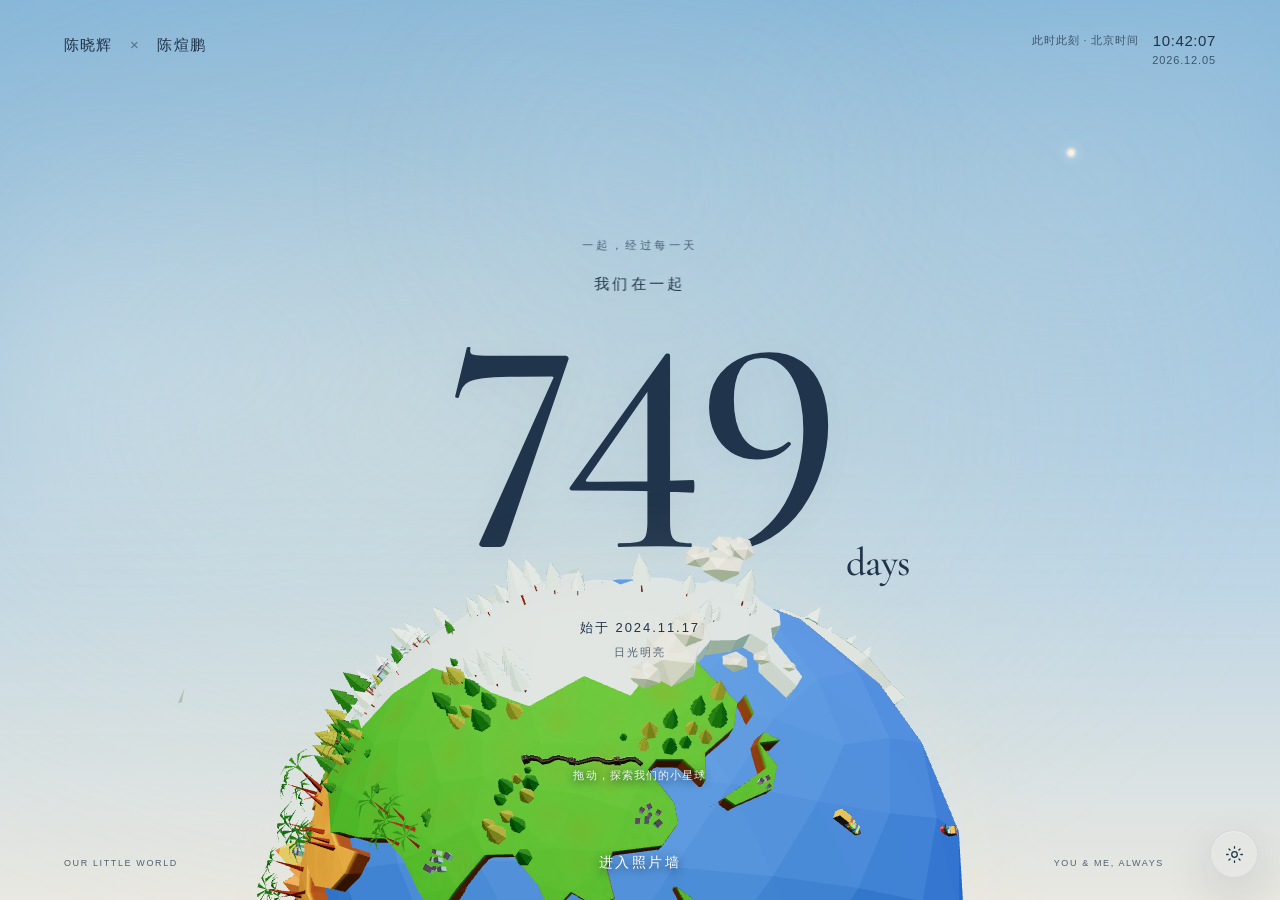
<file: index.html>
<!doctype html>
<html lang="zh-CN">
<head>
  <meta charset="UTF-8">
  <meta name="viewport" content="width=device-width, initial-scale=1, viewport-fit=cover">
  <meta name="theme-color" content="#111c34">
  <meta name="description" content="陈晓辉和陈煊鹏，从 2024.11.17 开始，一起经过每一天。">
  <title>我们的每一天 · Together</title>
  <link rel="icon" href="data:image/svg+xml,%3Csvg xmlns='http://www.w3.org/2000/svg' viewBox='0 0 64 64'%3E%3Ccircle cx='32' cy='32' r='27' fill='%237ebde1'/%3E%3Cpath d='M21 16l15 3 4 10-12 9-3 14-8-18z' fill='%23d7e2cf'/%3E%3C/svg%3E">
  <link rel="stylesheet" href="styles.css">
  <link rel="preload" href="assets/fonts/cormorant-garamond-500.ttf" as="font" type="font/ttf" crossorigin>
  <link rel="stylesheet" href="scene.css">
  <link rel="stylesheet" href="art-theme.css">
  <link rel="stylesheet" href="light-controls.css">
</head>
<body>
  <div class="sky" aria-hidden="true"><div class="sky-light"></div><div class="sky-haze"></div><div class="day-clouds"></div><div class="nebula"></div><div class="stars" id="starField"></div><svg class="orbit-track" aria-hidden="true"><path id="orbitPath"/></svg><div class="distant-planet" id="distantPlanet"></div><div class="meteor" id="meteor"></div><div class="cursor-glow"></div></div>
  <main>
    <section id="home" class="hero" aria-labelledby="hero-title">
      <header class="hero-header">
        <p class="names">陈晓辉 <span aria-hidden="true">×</span> 陈煊鹏</p>
        <div class="clock"><span>此时此刻 · 北京时间</span><time id="localTime">—</time><span id="todayDate"></span></div>
      </header>
      <div class="hero-copy">
        <p class="eyebrow">一起，经过每一天</p>
        <h1 id="hero-title"><span class="counter-label">我们在一起</span><span id="dayCount">—</span><span class="sr-only" lang="en">days</span></h1>
      </div>
      <span class="unit hero-unit" lang="en" aria-hidden="true">days</span>
      <div class="earth-stage"><div class="earth-halo" aria-hidden="true"></div><div class="earth-fallback" aria-hidden="true"></div><canvas id="earthCanvas" tabindex="0" role="img" aria-label="可旋转的卡通小星球。拖动或使用方向键旋转，按 Home 恢复初始视角" aria-describedby="earthHint"></canvas></div>
      <div class="hero-date"><span class="date-line">始于 2024.11.17</span><span id="periodLabel">此刻的我们</span></div>
      <div class="earth-tools"><p id="earthHint">拖动，探索我们的小星球</p><button class="glass-button earth-reset" id="resetEarth" type="button" hidden>回到初始视角</button></div>
      <div class="hero-bottom"><span class="quiet-note">OUR LITTLE WORLD</span><a class="enter-button" id="enterGallery" href="#memories">进入照片墙</a><span class="quiet-note">YOU & ME, ALWAYS</span></div>
    </section>
    <section id="memories" class="memories" aria-labelledby="memories-title" hidden>
      <nav class="gallery-nav"><a class="glass-button back-button" href="#home" id="backHome"><svg viewBox="0 0 24 24" aria-hidden="true"><path d="m14 6-6 6 6 6"/></svg><span>回到主页面</span></a><span class="gallery-signature">陈晓辉 × 陈煊鹏</span></nav>
      <header class="gallery-heading"><p class="eyebrow">OUR MOMENTS</p><h2 id="memories-title" tabindex="-1">我们的片刻<span class="heading-dot">.</span></h2><div class="gallery-subtitle"><p>把一起走过的时光，慢慢收藏。</p><span id="photoCount">— 张回忆</span></div></header>
      <div class="photo-grid" id="photoGrid" aria-label="我们的照片墙"></div>
      <p class="gallery-empty" id="galleryEmpty" hidden>新的回忆，正在路上。</p>
      <footer class="gallery-ending">
        <p class="closing-message" lang="zh-CN">陈晓辉是猪</p>
        <div class="closing-translations">
          <div class="translation-row"><span lang="en">Chen Xiaohui is a pig.</span><span lang="ja">陳暁輝は豚です。</span><span lang="ko">천샤오후이는 돼지입니다.</span></div>
          <div class="translation-row"><span lang="de">Chen Xiaohui ist ein Schwein.</span><span lang="fr">Chen Xiaohui est un cochon.</span></div>
        </div>
        <div class="closing-colophon"><span>2024.11.17 — Forever</span><a href="model-source.html" target="_blank" rel="noopener">模型来源</a></div>
      </footer>
    </section>
  </main>
  <aside class="color-control is-minimized" aria-label="更改光照方式">
    <div class="color-control-head">
      <span class="color-control-title"><svg viewBox="0 0 24 24" aria-hidden="true"><circle cx="12" cy="12" r="3.5"/><path d="M12 2v2M12 20v2M5 5l1.4 1.4M17.6 17.6 19 19M2 12h2M20 12h2M5 19l1.4-1.4M17.6 6.4 19 5"/></svg><span>更改光照方式</span></span>
      <button id="colorControlToggle" type="button" aria-label="展开光照设置" aria-expanded="false" aria-controls="lightControls"><svg viewBox="0 0 24 24" aria-hidden="true"><path d="m8 14 4-4 4 4"/></svg></button>
    </div>
    <div class="color-control-body" id="lightControls" inert>
      <div id="colorTime" class="light-dial" role="slider" tabindex="0" aria-label="光照时段，点击或拖动圆环，使用方向键调节" aria-valuemin="0" aria-valuemax="1439" aria-valuenow="0" aria-valuetext="凌晨">
        <svg class="dial-ticks" viewBox="0 0 216 216" aria-hidden="true"><g id="dialTicks"></g></svg>
        <div class="dial-hand" aria-hidden="true"><span class="dial-knob"></span></div>
        <span class="dial-center"><span class="dial-symbol" aria-hidden="true"><svg viewBox="0 0 24 24"><circle cx="12" cy="12" r="3.5"/><path d="M12 2v2M12 20v2M5 5l1.4 1.4M17.6 17.6 19 19M2 12h2M20 12h2M5 19l1.4-1.4M17.6 6.4 19 5"/></svg></span><span id="colorTimeLabel">下午</span></span>
      </div>
      <button class="glass-button reset-button" id="resetColorTime" type="button">对齐至现在</button>
    </div>
  </aside>
  <dialog class="lightbox" id="lightbox" aria-label="照片预览"><button class="glass-button close-button" type="button" aria-label="关闭照片预览"><svg viewBox="0 0 24 24" aria-hidden="true"><path d="m7 7 10 10M17 7 7 17"/></svg></button><button class="glass-button nav-button prev" type="button" aria-label="上一张照片"><svg viewBox="0 0 24 24" aria-hidden="true"><path d="m15 18-6-6 6-6"/></svg></button><figure><img id="lightboxImage" alt="放大的回忆照片"><figcaption id="imagePosition"></figcaption></figure><button class="glass-button nav-button next" type="button" aria-label="下一张照片"><svg viewBox="0 0 24 24" aria-hidden="true"><path d="m9 18 6-6-6-6"/></svg></button></dialog>
  <script src="photos.js"></script><script src="sky.js?v=light-ring-1"></script><script src="script.js?v=light-ring-1"></script><script type="module" src="earth.js?v=centered-hero-1"></script>
</body>
</html>
</file>
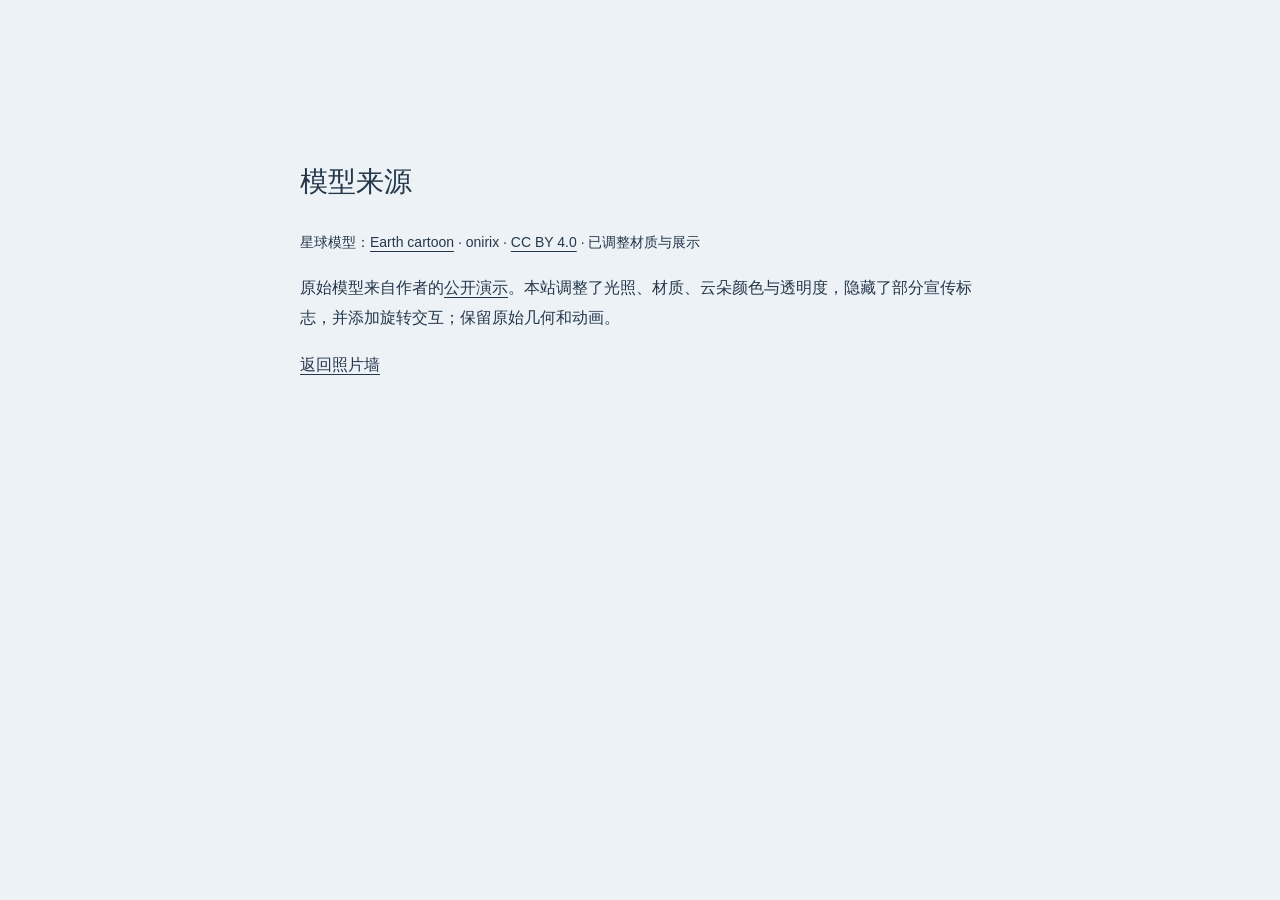
<file: model-source.html>
<!doctype html>
<html lang="zh-CN"><head><meta charset="utf-8"><meta name="viewport" content="width=device-width,initial-scale=1"><title>模型来源 · 我们的每一天</title><style>body{margin:0;background:#edf2f6;color:#24374b;font-family:-apple-system,BlinkMacSystemFont,"Segoe UI",sans-serif;line-height:1.9}main{max-width:680px;margin:12vh auto;padding:28px}h1{font-size:28px;font-weight:500}a{color:inherit;text-underline-offset:4px}small{font-size:14px}</style></head><body><main><h1>模型来源</h1><p><small class="model-credit">星球模型：<a href="https://sketchfab.com/3d-models/earth-cartoon-8980e2238c534516bc2345703cd8eae4" target="_blank" rel="noopener">Earth cartoon</a> · onirix · <a href="https://creativecommons.org/licenses/by/4.0/" target="_blank" rel="noopener">CC BY 4.0</a> · 已调整材质与展示</small></p><p>原始模型来自作者的<a href="https://www.onirix.com/experience/animated-planet-earth/">公开演示</a>。本站调整了光照、材质、云朵颜色与透明度，隐藏了部分宣传标志，并添加旋转交互；保留原始几何和动画。</p><p><a href="index.html#memories">返回照片墙</a></p></main></body></html>
</file>
<file: styles.css>
:root{--sky-top:#111c34;--sky-mid:#273956;--sky-bottom:#74738a;--sun-color:#cddfff;--ink:#f6f8fc;--muted:rgba(246,248,252,.72);--stars-opacity:.5;--glass:rgba(255,255,255,.1);--ease:cubic-bezier(.22,1,.36,1)}
*{box-sizing:border-box}html{scroll-behavior:smooth}body{margin:0;min-width:320px;background:var(--sky-top);color:var(--ink);font-family:-apple-system,BlinkMacSystemFont,"SF Pro Display","PingFang SC","Helvetica Neue",sans-serif;overflow-x:hidden}button,input,a{-webkit-tap-highlight-color:transparent}button,input{font:inherit}button,a{color:inherit}button,a,input{touch-action:manipulation}button{cursor:pointer}a{text-decoration:none}p,h1,h2,figure{margin:0}svg{width:22px;height:22px;fill:none;stroke:currentColor;stroke-width:1.6;stroke-linecap:round;stroke-linejoin:round}[hidden]{display:none!important}.sr-only{position:absolute;width:1px;height:1px;overflow:hidden;clip-path:inset(50%)}:focus-visible{outline:2px solid var(--ink);outline-offset:6px}
.sky{position:fixed;inset:0;z-index:-1;background:linear-gradient(180deg,var(--sky-top),var(--sky-mid) 65%,var(--sky-bottom));overflow:hidden;transition:background 1s}.sky-light{position:absolute;inset:-35%;background:radial-gradient(ellipse at var(--sun-x,25%) 48%,color-mix(in srgb,var(--sun-color) 27%,transparent),transparent 45%);filter:blur(65px);transition:background 1.2s}.sky-haze{position:absolute;bottom:-30%;left:-20%;width:140%;height:65%;background:var(--sun-color);opacity:.06;filter:blur(100px)}.stars{position:absolute;inset:0;opacity:var(--stars-opacity);background-image:radial-gradient(1px 1px at 14% 23%,#fff 70%,transparent),radial-gradient(1px 1px at 33% 15%,#fff 70%,transparent),radial-gradient(1px 1px at 78% 31%,#fff 70%,transparent),radial-gradient(1px 1px at 88% 12%,#fff 70%,transparent),radial-gradient(1px 1px at 7% 52%,#fff 70%,transparent),radial-gradient(1px 1px at 62% 9%,#fff 70%,transparent);transition:opacity 1s}.cursor-glow{position:absolute;inset:0;background:radial-gradient(420px circle at var(--pointer-x,50%) var(--pointer-y,20%),rgba(230,244,255,.08),transparent 75%);filter:blur(35px)}
.hero{height:100svh;min-height:650px;position:relative;overflow:hidden;isolation:isolate}.hero-header{position:absolute;top:max(32px,env(safe-area-inset-top));left:5vw;right:5vw;display:flex;align-items:flex-start;justify-content:space-between;z-index:5}.names{font-size:15px;letter-spacing:.08em;font-weight:500;line-height:26px}.names span{margin:0 12px;opacity:.55}.clock{display:grid;grid-template-columns:auto auto;align-items:center;gap:5px 14px;font-size:11px;letter-spacing:.08em;color:var(--muted)}.clock time{font-size:15px;letter-spacing:.04em;color:var(--ink);font-variant-numeric:tabular-nums}.clock #todayDate{grid-column:1/-1;text-align:right;font-size:11px}
.hero-copy{position:absolute;top:23%;left:0;right:0;z-index:1;text-align:center;transform:translate3d(var(--text-x,0px),var(--text-y,0px),0);transition:transform 1.2s var(--ease)}.eyebrow{font-size:11px;font-weight:500;letter-spacing:.25em;color:var(--muted)}.hero-copy .eyebrow{margin-bottom:20px}.counter-label{display:block;font-size:17px;font-weight:400;letter-spacing:.25em;margin-bottom:13px}h1{font-weight:500;line-height:.94;letter-spacing:-.07em}#dayCount{font-size:clamp(150px,min(25vw,30vh),330px);font-variant-numeric:tabular-nums;font-weight:550;display:inline-block;letter-spacing:-.07em;text-shadow:0 5px 35px rgba(0,0,0,.035)}.unit{font-size:20px;font-weight:400;letter-spacing:0;display:inline-block;margin-left:16px;vertical-align:20px}
.earth-stage{position:absolute;top:52%;left:50%;width:min(88vw,102vh,1250px);aspect-ratio:1;transform:translateX(-50%) translate3d(var(--earth-x,0px),var(--earth-y,0px),0);z-index:2;pointer-events:none;transition:transform 1.5s var(--ease)}#earthCanvas{display:block;width:100%;height:100%;position:relative}.earth-halo{position:absolute;inset:3%;border-radius:50%;box-shadow:0 -12px 70px 5px rgba(117,190,255,.2);opacity:.5}.earth-fallback{position:absolute;inset:4%;border-radius:50%;background:radial-gradient(circle at 28% 20%,transparent 10%,rgba(0,10,28,.7) 82%),url('assets/earth/day.jpg') 58% 30%/cover;box-shadow:inset -30px -25px 70px #061326,inset 3px 5px 12px #b6e7ff}.earth-stage.is-ready .earth-fallback{display:none}.hero-date{position:absolute;top:67%;left:0;right:0;z-index:3;text-align:center;display:grid;gap:10px;color:#f2f7ff;text-shadow:0 2px 12px rgba(0,10,24,.8)}.date-line{font-size:13px;letter-spacing:.15em}#periodLabel{font-size:11px;letter-spacing:.2em;color:rgba(240,247,255,.75)}.hero-bottom{position:absolute;z-index:4;bottom:max(32px,env(safe-area-inset-bottom));left:5vw;right:5vw;display:flex;align-items:center;justify-content:space-between;color:#fff}.quiet-note{font-size:9px;letter-spacing:.18em;color:rgba(255,255,255,.55);width:180px}.quiet-note:last-child{text-align:right;padding-right:52px}
.glass-button{display:inline-flex;align-items:center;justify-content:center;gap:12px;min-height:46px;padding:0 22px;border:1px solid rgba(255,255,255,.42);border-radius:999px;background:linear-gradient(135deg,rgba(255,255,255,.23),rgba(255,255,255,.065));box-shadow:inset 0 1px 0 rgba(255,255,255,.55),inset 0 -1px 0 rgba(255,255,255,.09),0 8px 25px rgba(6,18,32,.1);backdrop-filter:blur(24px) saturate(155%);-webkit-backdrop-filter:blur(24px) saturate(155%);transition:transform .3s var(--ease),background .3s,box-shadow .3s;font-size:13px;font-weight:450}.glass-button:hover{background:linear-gradient(135deg,rgba(255,255,255,.35),rgba(255,255,255,.14));transform:translateY(-2px);box-shadow:inset 0 1px 0 rgba(255,255,255,.7),0 12px 28px rgba(6,18,32,.15)}.glass-button:active{transform:scale(.97)}.enter-button{position:absolute;left:50%;transform:translateX(-50%);height:52px;min-width:168px;color:white}.enter-button:hover{transform:translate(-50%,-3px)}.enter-button svg{width:18px;animation:nudge 3s ease-in-out infinite}
.hero.is-leaving .hero-copy{opacity:0;transform:translateY(-35px);transition:opacity .5s,transform .7s var(--ease)}.hero.is-leaving .earth-stage{transform:translateX(-50%) translateY(90px) scale(1.1);transition:transform .8s var(--ease)}.hero.is-leaving .hero-date,.hero.is-leaving .hero-bottom{opacity:0;transition:opacity .35s}.hero.is-returning{animation:fade-in .7s var(--ease)}
.memories{min-height:100svh;padding:0 max(24px,6vw);background:linear-gradient(180deg,color-mix(in srgb,var(--sky-top) 90%,#142436),color-mix(in srgb,var(--sky-mid) 60%,#142436));color:#f3f6fa;animation:gallery-in .65s var(--ease)}.gallery-nav{display:flex;align-items:center;justify-content:space-between;max-width:1280px;margin:auto;padding:28px 0 42px}.back-button{padding:0 17px;font-size:12px}.back-button svg{width:16px}.gallery-signature{font-size:12px;letter-spacing:.08em;color:rgba(255,255,255,.6)}.gallery-heading{max-width:1280px;margin:30px auto 48px}.gallery-heading .eyebrow{color:rgba(255,255,255,.6);margin-bottom:20px}.gallery-heading h2{font-size:clamp(36px,5vw,64px);letter-spacing:-.045em;font-weight:500;outline-offset:10px}.heading-dot{color:#b3cbdc}.gallery-subtitle{display:flex;align-items:center;justify-content:space-between;margin-top:22px;font-size:13px;color:rgba(255,255,255,.67);line-height:1.6}.gallery-subtitle span{font-size:11px;letter-spacing:.08em}
.photo-grid{max-width:1280px;margin:auto;position:relative;--columns:3;--gap:24px}.photo-card{position:absolute;top:0;left:0;border:0;padding:0;border-radius:18px;overflow:hidden;background:rgba(255,255,255,.065);box-shadow:0 8px 24px rgba(0,10,20,.12);cursor:zoom-in;opacity:0;transition:opacity .6s,box-shadow .3s;transform:translate3d(var(--card-x,0px),var(--card-y,0px),0)}.photo-card.is-visible{opacity:1}.photo-card img{width:100%;height:auto;display:block;transition:filter .3s}.photo-card:hover{box-shadow:0 18px 36px rgba(0,10,20,.25)}.photo-card:hover img{filter:brightness(1.06)}.photo-card:focus-visible{outline-color:white;outline-offset:4px}.photo-card.is-error::after{content:'照片暂时无法加载';position:absolute;inset:0;display:grid;place-items:center;color:rgba(255,255,255,.7);font-size:13px}.gallery-empty{text-align:center;padding:60px 0}footer{display:flex;align-items:center;justify-content:space-between;max-width:1280px;margin:80px auto 0;border-top:1px solid rgba(255,255,255,.13);padding:30px 0 90px;font-size:11px;letter-spacing:.06em;color:rgba(255,255,255,.55)}
.color-control{position:fixed;z-index:10;right:max(22px,env(safe-area-inset-right));bottom:max(22px,env(safe-area-inset-bottom));width:270px;padding:16px;border:1px solid rgba(255,255,255,.4);border-radius:24px;color:#fff;background:linear-gradient(145deg,rgba(100,127,153,.35),rgba(35,58,84,.32));box-shadow:inset 0 1px 0 rgba(255,255,255,.48),0 15px 44px rgba(3,15,29,.17);backdrop-filter:blur(28px) saturate(150%);-webkit-backdrop-filter:blur(28px) saturate(150%);transition:width .4s var(--ease),border-radius .4s,padding .4s}.color-control-head{display:flex;align-items:center;justify-content:space-between;gap:8px}.color-control-title{display:flex;align-items:center;gap:7px;font-size:12px}.color-control-title svg{width:19px;height:19px}#colorTimeLabel{font-size:12px;font-variant-numeric:tabular-nums}#colorControlToggle{width:44px;height:44px;border:0;background:transparent;color:inherit;display:grid;place-items:center;margin:-10px -9px -10px 0;border-radius:50%}.color-control-body{padding-top:16px}#colorTime{width:100%;height:28px;margin:0;appearance:none;-webkit-appearance:none;background:transparent;cursor:pointer}#colorTime::-webkit-slider-runnable-track{height:5px;border-radius:9px;background:linear-gradient(90deg,#26355e,#eead9e,#94d9eb,#f5c17a,#283359)}#colorTime::-moz-range-track{height:5px;border-radius:9px;background:linear-gradient(90deg,#26355e,#eead9e,#94d9eb,#f5c17a,#283359)}#colorTime::-webkit-slider-thumb{appearance:none;-webkit-appearance:none;width:18px;height:18px;background:#f8fbff;border-radius:50%;margin-top:-6.5px;box-shadow:0 2px 9px #1a314766}#colorTime::-moz-range-thumb{width:18px;height:18px;border:0;background:#f8fbff;border-radius:50%}.reset-button{min-height:44px;width:100%;margin-top:8px;font-size:12px}.control-hint{font-size:10px;opacity:.7;text-align:center;margin-top:12px;line-height:1.5}.color-control.is-minimized{width:48px;height:48px;padding:0;border-radius:50%}.is-minimized .color-control-head{height:100%;justify-content:center}.is-minimized .color-control-title span,.is-minimized #colorTimeLabel,.is-minimized .color-control-body{display:none}.is-minimized #colorControlToggle{position:absolute;inset:0;width:100%;height:100%;margin:0}.is-minimized #colorControlToggle svg{display:none}
.lightbox{position:fixed;inset:0;width:100%;height:100%;max-width:none;max-height:none;margin:0;padding:0;border:0;background:rgba(5,13,23,.83);color:white;backdrop-filter:blur(28px);-webkit-backdrop-filter:blur(28px)}.lightbox[open]{display:grid;grid-template-columns:80px minmax(0,1fr) 80px;align-items:center;animation:fade-in .25s}.lightbox::backdrop{background:rgba(0,0,0,.35)}.lightbox figure{display:grid;place-items:center;gap:16px}.lightbox figure img{max-width:100%;max-height:82svh;border-radius:14px;object-fit:contain}.lightbox figcaption{font-size:12px;letter-spacing:.12em;color:rgba(255,255,255,.7)}.close-button,.nav-button{width:48px;height:48px;padding:0;justify-self:center}.close-button{position:absolute;right:24px;top:max(24px,env(safe-area-inset-top));z-index:3}body:has(.lightbox[open]){overflow:hidden}
@keyframes nudge{50%{transform:translateY(3px)}}@keyframes fade-in{from{opacity:0}to{opacity:1}}@keyframes gallery-in{from{opacity:0;transform:translateY(20px)}to{opacity:1;transform:translateY(0)}}
.earth-stage{top:51%}
.photo-card{transition:opacity .6s,box-shadow .3s,transform .3s var(--ease)}
.photo-card:hover{transform:translate3d(var(--card-x,0px),calc(var(--card-y,0px) - 3px),0)}
.memories{background:linear-gradient(180deg,color-mix(in srgb,var(--sky-top) 25%,#142436),color-mix(in srgb,var(--sky-mid) 20%,#142436))}
@media(min-width:1700px){.photo-grid{--columns:4;--gap:24px}}
@media(max-width:1000px){.photo-grid{--columns:2;--gap:20px}.earth-stage{width:min(105vw,104vh)}.quiet-note{width:140px;font-size:8px}}
@media(max-width:600px){.hero{min-height:620px}.hero-header{top:max(28px,env(safe-area-inset-top));left:24px;right:24px;flex-direction:column;align-items:center;gap:14px}.names{font-size:14px}.clock{display:flex;flex-wrap:wrap;justify-content:center;font-size:10px;gap:6px 10px}.clock time{font-size:12px}.clock #todayDate{width:100%;text-align:center;font-size:10px}.hero-copy{top:28%}.hero-copy .eyebrow{font-size:10px;margin-bottom:18px}.counter-label{font-size:14px;margin-bottom:15px}#dayCount{font-size:clamp(128px,34vw,205px)}.unit{font-size:16px;margin-left:10px;vertical-align:10px}.earth-stage{top:55%;width:132vw;max-width:none}.hero-date{top:68%;gap:9px}.date-line{font-size:12px}#periodLabel{font-size:10px}.hero-bottom{bottom:max(35px,env(safe-area-inset-bottom))}.quiet-note{display:none}.enter-button{height:48px;min-width:156px}.memories{padding:0 22px}.gallery-nav{padding:24px 0 25px}.gallery-signature{font-size:10px}.gallery-heading{margin:25px auto 32px}.gallery-heading .eyebrow{font-size:10px;margin-bottom:16px}.gallery-subtitle{margin-top:16px;align-items:flex-start;gap:15px;font-size:12px}.gallery-subtitle span{white-space:nowrap;font-size:10px;padding-top:2px}.photo-grid{--columns:1;--gap:16px}.photo-card{border-radius:16px}footer{margin-top:50px;flex-direction:column;align-items:flex-start;gap:12px;font-size:10px}.color-control{right:14px;bottom:max(14px,env(safe-area-inset-bottom));width:250px}.color-control.is-minimized{width:46px;height:46px}.lightbox[open]{grid-template-columns:1fr;padding:0 12px}.lightbox figure img{max-height:76svh}.nav-button{position:absolute;bottom:max(28px,env(safe-area-inset-bottom))}.nav-button.prev{left:24px}.nav-button.next{right:24px}.close-button{right:18px;top:max(20px,env(safe-area-inset-top))}}
@media(prefers-reduced-motion:reduce){*,*::before,*::after{animation:none!important;transition:none!important;scroll-behavior:auto!important}.hero-copy,.earth-stage{transition:none!important}}
@media(prefers-reduced-transparency:reduce){.glass-button,.color-control{background:#304c68;backdrop-filter:none;-webkit-backdrop-filter:none}.lightbox{background:#08121d;backdrop-filter:none}}
</file>
<file: scene.css>
@font-face{font-family:'Together Serif';src:url('assets/fonts/cormorant-garamond-500.ttf') format('truetype');font-weight:500;font-style:normal;font-display:swap}
:root{--night-strength:0;--deep-night:0;--cloud-strength:1}
.hero{overflow:clip}
#dayCount{font-family:'Together Serif',Didot,'Bodoni 72',Georgia,serif;font-weight:500;letter-spacing:-.045em;font-size:clamp(170px,min(30vw,34vh),370px);line-height:.87;font-variant-numeric:lining-nums proportional-nums}
.counter-label{letter-spacing:.22em}.hero-copy .eyebrow{letter-spacing:.32em}
.enter-button{display:flex;align-items:center;justify-content:center;min-height:48px;min-width:154px;padding:0 22px;background:none;border:0;border-radius:0;box-shadow:none;backdrop-filter:none;-webkit-backdrop-filter:none;font-size:14px;letter-spacing:.18em;font-weight:400;color:rgba(255,255,255,.85);text-shadow:0 1px 12px rgba(0,12,30,.55);transition:color .3s,transform .3s}
.enter-button::after{content:'';position:absolute;bottom:5px;left:50%;width:28px;height:1px;background:currentColor;opacity:0;transform:translateX(-50%) scaleX(.5);transition:opacity .3s,transform .3s}
.enter-button:hover{background:none;box-shadow:none;color:#fff;transform:translateX(-50%)}.enter-button:hover::after{opacity:.75;transform:translateX(-50%) scaleX(1)}.enter-button:active{transform:translateX(-50%) scale(.97)}
.earth-stage{pointer-events:auto;transition:transform 1s var(--ease)}#earthCanvas{cursor:grab;touch-action:pan-y;outline-offset:-12px;border-radius:50%;user-select:none;-webkit-user-select:none}.earth-stage.is-dragging #earthCanvas{cursor:grabbing}.earth-stage.is-dragging{transition:none}
.earth-halo,.earth-fallback{pointer-events:none}.hero-date{pointer-events:none}.hero-bottom{pointer-events:none}.hero-bottom .enter-button{pointer-events:auto}.earth-tools{position:absolute;z-index:5;left:50%;bottom:max(103px,calc(env(safe-area-inset-bottom) + 84px));transform:translateX(-50%);text-align:center;min-height:44px;display:grid;place-items:center}.earth-tools p{font-size:11px;letter-spacing:.1em;color:rgba(240,246,255,.73);text-shadow:0 1px 8px #0b1c35;transition:opacity .6s}.earth-tools p.is-dismissed{position:absolute;opacity:0;pointer-events:none}.earth-reset{min-height:44px;padding:0 18px;font-size:11px;color:#fff;white-space:nowrap}
.stars{background:none;opacity:var(--night-strength);transition:opacity 2s;transform:translate3d(var(--stars-x,0px),var(--stars-y,0px),0)}.star{position:absolute;border-radius:50%;background:#e5edff;opacity:var(--star-opacity);box-shadow:0 0 3px rgba(212,228,255,.23)}.star.deep-star{opacity:calc(var(--star-opacity)*var(--deep-night));transition:opacity 2s}.star.twinkle{animation:star-twinkle 9s ease-in-out infinite}.star.deep-star.twinkle{animation:none}.nebula{position:absolute;inset:-8%;background:radial-gradient(ellipse at 14% 30%,rgba(113,77,175,.2),transparent 34%),radial-gradient(ellipse at 82% 40%,rgba(75,140,177,.15),transparent 35%);filter:blur(35px);opacity:calc(var(--night-strength)*(.25 + var(--deep-night)*.75));transform:rotate(-14deg);animation:nebula-drift 45s ease-in-out infinite alternate;transition:opacity 3s}.day-clouds{position:absolute;inset:0;opacity:calc(var(--cloud-strength)*.22);background:radial-gradient(ellipse at 9% 40%,rgba(255,255,255,.7),transparent 32%),radial-gradient(ellipse at 85% 19%,rgba(255,248,230,.55),transparent 27%);filter:blur(40px);animation:cloud-drift 50s ease-in-out infinite alternate;transition:opacity 3s}
.distant-planet{position:absolute;left:83%;top:24%;width:clamp(22px,3.1vw,42px);aspect-ratio:1;border-radius:50%;background:radial-gradient(circle at 30% 30%,#dfc9b1,#9b8e92 45%,#3a3d59 77%,#1d263c);box-shadow:0 0 16px rgba(218,207,201,.08);opacity:0;transform:translateY(12px);transition:opacity 6s,transform 35s linear}.distant-planet::after{content:'';position:absolute;left:-27%;top:38%;width:154%;height:24%;border:2px solid rgba(219,204,192,.23);border-radius:50%;transform:rotate(-30deg)}.distant-planet.is-visible{opacity:calc(var(--night-strength)*.65);transform:translateY(-12px)}.meteor{position:absolute;left:20%;top:18%;width:95px;height:1px;opacity:0;background:linear-gradient(90deg,transparent,rgba(230,240,255,.55),#fff);transform:rotate(32deg);transform-origin:right center;pointer-events:none}.meteor::after{content:'';position:absolute;right:0;top:-1px;width:3px;height:3px;border-radius:50%;background:white;box-shadow:0 0 8px #e9f4ff}.meteor.is-visible{animation:meteor-pass 1.2s ease-in forwards}
.memories.is-transition-layer{position:fixed;inset:0;z-index:6;overflow:hidden;pointer-events:none;animation:none;will-change:opacity;min-height:100svh}.color-control{transition:width .4s var(--ease),border-radius .4s,padding .4s,opacity .5s}.sky.is-gallery{opacity:.25;transition:opacity .8s}.sky{transition:opacity .8s}.hero-date .date-line,.hero-date #periodLabel{display:block}.hero .hero-header,.hero .hero-copy,.hero .hero-date,.hero .earth-stage{will-change:transform,opacity}
@keyframes star-twinkle{0%,100%{opacity:calc(var(--star-opacity)*.6)}50%{opacity:var(--star-opacity)}}@keyframes nebula-drift{to{transform:translate(2%,1%) rotate(-10deg)}}@keyframes cloud-drift{to{transform:translate3d(4%,2%,0)}}@keyframes meteor-pass{0%{opacity:0;transform:translate(0,0) rotate(32deg)}15%{opacity:.65}65%{opacity:.55}100%{opacity:0;transform:translate(280px,175px) rotate(32deg)}}
@media(max-width:600px){#dayCount{font-size:clamp(145px,41vw,225px)}.earth-tools{bottom:max(100px,calc(env(safe-area-inset-bottom) + 80px))}.earth-tools p{font-size:10px}.enter-button{font-size:13px}.nebula{filter:blur(25px)}}
.sky.is-gallery .star,.sky.is-gallery .nebula,.sky.is-gallery .day-clouds{animation-play-state:paused}
@media(prefers-reduced-motion:reduce){.star,.nebula,.day-clouds,.meteor{animation:none!important}.meteor{display:none}.distant-planet{transition:none}.hero .hero-header,.hero .hero-copy,.hero .hero-date,.hero .earth-stage{will-change:auto}}
</file>
<file: art-theme.css>
/* Shared daylight palette, matte globe, and continuous orbital motion. */
@property --sky-top{syntax:'<color>';inherits:true;initial-value:#111c34}
@property --sky-mid{syntax:'<color>';inherits:true;initial-value:#273956}
@property --sky-bottom{syntax:'<color>';inherits:true;initial-value:#74738a}
:root{transition:--sky-top 1.2s,--sky-mid 1.2s,--sky-bottom 1.2s}
.sky{z-index:0;pointer-events:none}
main{position:relative;z-index:1}
.unit{font-family:'Together Serif',Didot,'Bodoni 72',Georgia,serif;font-weight:500;font-size:clamp(28px,5vw,58px);letter-spacing:-.03em;margin-left:18px;vertical-align:10px;line-height:1}
#hero-title{white-space:nowrap}
.earth-fallback{background:radial-gradient(circle at 28% 20%,transparent 10%,rgba(25,45,70,.42) 82%),url('assets/earth/art-fallback.webp') 58% 30%/cover;box-shadow:inset -25px -30px 70px rgba(19,44,70,.6),inset 3px 5px 12px #b6d8df}
.earth-halo{box-shadow:0 -10px 65px 4px rgba(155,198,225,.15)}
.hero-date{color:var(--ink);text-shadow:0 1px 10px rgba(170,194,204,.12)}
#periodLabel,.earth-tools p,.quiet-note{color:var(--muted);text-shadow:none}
.enter-button,.earth-reset{color:var(--ink);text-shadow:none}
.enter-button:hover{color:var(--ink)}
.hero-date,#periodLabel,.earth-tools p,.enter-button{text-shadow:0 1px 6px rgba(14,32,50,.25)}
.distant-planet,.distant-planet.is-visible{position:absolute;left:0;top:0;width:clamp(12px,1.6vw,22px);aspect-ratio:1;opacity:1;border-radius:50%;background:radial-gradient(circle,#fffdf6 0%,#fff4cf 22%,#dce9ff 45%,rgba(215,228,255,.3) 67%,transparent 75%);box-shadow:0 0 18px 4px rgba(227,238,255,.35),0 0 55px 9px rgba(202,222,255,.17);transition:none;will-change:transform}
.distant-planet::after{display:none}
.distant-planet{width:clamp(20px,2.8vw,32px)}
.sky.is-gallery{opacity:1}
.sky.is-gallery .nebula,.sky.is-gallery .distant-planet{display:none}
.sky.is-gallery .stars{opacity:calc(var(--night-strength)*.68)}
.sky.is-gallery .star:nth-child(3n){visibility:hidden}
.sky.is-gallery .star,.sky.is-gallery .day-clouds{animation-play-state:running}
.sky.is-gallery .day-clouds{opacity:calc(var(--cloud-strength)*.36)}
.sky-light{animation:light-drift 32s ease-in-out infinite alternate}
.sky.is-gallery .sky-light{opacity:.8}
.sky.is-paused *{animation-play-state:paused!important}
.memories{background:transparent;color:var(--ink);isolation:isolate}
.memories::before{content:'';position:fixed;inset:0;z-index:-1;pointer-events:none;background:linear-gradient(180deg,var(--sky-top),var(--sky-mid) 75%,var(--sky-bottom));opacity:.3}
.gallery-heading .eyebrow,.gallery-signature,.gallery-subtitle,footer{color:var(--muted)}
.heading-dot{color:var(--muted)}
footer{border-color:color-mix(in srgb,var(--ink) 15%,transparent)}
.gallery-nav .glass-button{color:var(--ink);border-color:color-mix(in srgb,var(--ink) 14%,rgba(255,255,255,.55))}
.photo-card{box-shadow:0 8px 25px rgba(20,42,60,.12);background:color-mix(in srgb,var(--sky-bottom) 55%,transparent)}
.photo-card:focus-visible{outline-color:var(--ink)}
.photo-card.is-error::after{color:var(--muted)}
@keyframes light-drift{from{transform:translate(-2%,0) scale(.98);filter:blur(65px);opacity:.68}to{transform:translate(3%,2%) scale(1.06);filter:blur(80px);opacity:1}}
@media(max-width:600px){.unit{font-size:29px;margin-left:12px;vertical-align:6px}#dayCount{font-size:clamp(138px,38vw,205px)}.distant-planet{width:20px}}
@media(prefers-reduced-motion:reduce){.sky-light{animation:none!important}.distant-planet{will-change:auto}}

/* A miniature animated world replaces the flat geographic globe. */
.earth-stage{top:36%;width:min(94vw,112vh,1200px)}
.earth-halo{inset:17%;opacity:.35;box-shadow:0 -8px 70px 10px color-mix(in srgb,var(--sun-color) 30%,transparent)}
.earth-fallback{inset:24%;background:radial-gradient(circle at 35% 25%,rgba(212,240,255,.2),rgba(123,182,215,.12) 50%,transparent 72%);box-shadow:none;animation:planet-loading 2.5s ease-in-out infinite}
.earth-stage.has-error .earth-fallback{animation:none}
#earthCanvas{border-radius:50%}
.hero-date{top:65%;color:var(--ink);text-shadow:0 1px 8px color-mix(in srgb,var(--sky-bottom) 80%,transparent)}
.hero-date #periodLabel{color:var(--muted);text-shadow:inherit}
.earth-tools p{color:rgba(255,255,255,.9);text-shadow:0 2px 10px rgba(7,31,58,.85)}
.enter-button,.enter-button:hover{color:#fff;text-shadow:0 2px 10px rgba(7,31,58,.8)}
.earth-reset{color:#fff;background:rgba(36,70,100,.16);border-color:rgba(255,255,255,.32)}
.model-credit{flex-basis:100%;font-size:10px;line-height:1.6;opacity:.7}
.model-credit a{color:inherit;text-decoration:underline;text-underline-offset:3px}
footer{flex-wrap:wrap;row-gap:14px}
@keyframes planet-loading{50%{opacity:.35;transform:scale(.96)}}
@media(max-width:600px){.earth-stage{top:49%;width:145vw}.hero-date{top:68%}.model-credit{font-size:10px}}
@media(prefers-reduced-motion:reduce){.earth-fallback{animation:none}}

/* A quiet closing page, with one line of emphasis and generous breathing room. */
footer.gallery-ending{display:flex;flex-direction:column;align-items:center;justify-content:center;gap:0;width:100%;max-width:900px;margin:110px auto 0;padding:0 0 max(100px,calc(env(safe-area-inset-bottom) + 80px));border:0;text-align:center;letter-spacing:normal}
.closing-message{margin:0;font-family:'Together Serif','Songti SC','STSong',serif;font-size:22px;font-weight:400;line-height:1.6;letter-spacing:.14em;padding-left:.14em;color:var(--ink)}
.closing-translations{margin-top:24px;display:grid;row-gap:10px;color:var(--ink);font-size:12px;line-height:1.9;letter-spacing:.025em;opacity:.75}
.translation-row{display:flex;justify-content:center;align-items:baseline;flex-wrap:wrap;column-gap:28px;row-gap:10px}
.translation-row span{white-space:nowrap}
.closing-colophon{margin-top:48px;display:flex;justify-content:center;align-items:center;flex-wrap:wrap;gap:12px 20px;font-size:10px;line-height:1.8;letter-spacing:.08em;color:var(--ink);opacity:.75}
.closing-colophon a{color:inherit;text-decoration:none;min-height:44px;display:inline-flex;align-items:center;transition:opacity .3s}
.closing-colophon a:hover{opacity:1;text-decoration:underline;text-underline-offset:4px}
.gallery-ending.is-visible .closing-message{animation:closing-reveal .8s both cubic-bezier(.22,1,.36,1)}
.gallery-ending.is-visible .closing-translations{animation:closing-reveal .8s .15s both cubic-bezier(.22,1,.36,1)}
.gallery-ending.is-visible .closing-colophon{animation:closing-reveal .8s .3s both cubic-bezier(.22,1,.36,1)}
@keyframes closing-reveal{from{opacity:0;transform:translateY(9px)}to{transform:translateY(0)}}
@media(max-width:600px){footer.gallery-ending{margin-top:96px;padding-bottom:max(90px,calc(env(safe-area-inset-bottom) + 75px))}.closing-message{font-size:22px}.closing-translations{margin-top:22px;row-gap:12px}.translation-row{column-gap:18px;row-gap:8px}.translation-row:first-child span[lang="en"]{flex-basis:100%}.closing-colophon{margin-top:36px}}
@media(prefers-reduced-motion:reduce){.gallery-ending.is-visible>*{animation:none!important}}

/* Keep the gallery return action anchored to the viewport, above every photo. */
.gallery-nav{justify-content:flex-end;min-height:114px}
.gallery-nav .back-button{position:fixed;top:calc(24px + env(safe-area-inset-top));left:calc(24px + env(safe-area-inset-left));z-index:12;min-height:44px;padding:0 17px;border-radius:999px;font-size:12px;letter-spacing:.03em;color:var(--ink);background:linear-gradient(135deg,color-mix(in srgb,var(--sky-bottom) 65%,transparent),color-mix(in srgb,var(--sky-mid) 55%,transparent));border:1px solid color-mix(in srgb,var(--ink) 14%,rgba(255,255,255,.55));box-shadow:inset 0 1px 0 rgba(255,255,255,.55),0 5px 20px rgba(11,29,49,.12);backdrop-filter:blur(24px) saturate(145%);-webkit-backdrop-filter:blur(24px) saturate(145%);transition:background .3s,box-shadow .3s,opacity .25s}
.gallery-nav .back-button:hover{background:color-mix(in srgb,var(--sky-bottom) 85%,transparent);box-shadow:inset 0 1px 0 rgba(255,255,255,.6),0 7px 24px rgba(11,29,49,.16)}
body:has(.lightbox[open]) .gallery-nav .back-button{visibility:hidden;opacity:0;pointer-events:none}
@media(max-width:600px){.gallery-nav{min-height:93px}.gallery-nav .back-button{top:calc(16px + env(safe-area-inset-top));left:calc(16px + env(safe-area-inset-left));padding:0 15px}}
@media(prefers-reduced-transparency:reduce){.gallery-nav .back-button{background:var(--sky-mid);backdrop-filter:none;-webkit-backdrop-filter:none}}

/* Center the number itself; the unit never contributes to its layout width. */
.hero{--counter-size:clamp(170px,min(30vw,34vh),370px);--unit-gap:14px}
.hero-copy{top:50%;left:50%;right:auto;width:max-content;text-align:center;transform:translate(-50%,-50%);transition:none}
#hero-title{position:relative;font-size:var(--counter-size);line-height:.87;letter-spacing:normal}
#dayCount{display:block;font-size:var(--counter-size);line-height:.87}
.hero-copy .eyebrow{position:absolute;left:50%;bottom:calc(100% + 64px);transform:translateX(-50%);margin:0;white-space:nowrap}
.counter-label{position:absolute;left:50%;bottom:calc(100% + 22px);transform:translateX(-50%);margin:0;font-size:15px;line-height:1.5;white-space:nowrap}
.unit.hero-unit{position:absolute;z-index:3;left:calc(50% + var(--count-width,300px)/2 + var(--unit-gap));top:calc(50% + var(--counter-size)*.435 - var(--counter-size)*.13);margin:0;font-size:calc(var(--counter-size)*.13);line-height:1;letter-spacing:-.025em;vertical-align:baseline;color:var(--ink);pointer-events:none}
.hero-date{gap:8px}
@media(max-width:600px){.hero{--counter-size:clamp(138px,38vw,205px);--unit-gap:8px}.hero-copy .eyebrow{bottom:calc(100% + 58px)}.counter-label{bottom:calc(100% + 20px);font-size:14px}}
</file>
<file: light-controls.css>
/* A restrained orbit and a tactile day-light dial. */
.distant-planet,.distant-planet.is-visible{width:clamp(10px,1.55vw,17px);background:radial-gradient(circle,var(--orbit-core,#fff2d7) 0%,var(--orbit-core,#fff2d7) 18%,rgba(220,234,255,.4) 42%,rgba(220,234,255,.1) 62%,transparent 76%);box-shadow:0 0 9px 1px rgba(225,237,255,.19),0 0 21px 3px rgba(217,229,255,.07)}
.orbit-track{position:absolute;inset:0;width:100%;height:100%;overflow:visible;opacity:calc(var(--night-strength)*.1);transition:opacity 2s;pointer-events:none}
.orbit-track path{fill:none;stroke:#d7e6ff;stroke-width:1;vector-effect:non-scaling-stroke}
.sky.is-gallery .orbit-track{display:none}
.color-control{width:266px;padding:18px;border-radius:28px;color:var(--ink);background:linear-gradient(145deg,color-mix(in srgb,var(--sky-bottom) 35%,transparent),rgba(255,255,255,.1));border-color:color-mix(in srgb,var(--ink) 12%,rgba(255,255,255,.35));box-shadow:inset 0 1px 0 rgba(255,255,255,.4),0 16px 48px rgba(9,25,45,.15)}
.color-control-title{font-size:12px;letter-spacing:.03em;white-space:nowrap;gap:8px}
.color-control-title svg{flex-shrink:0}
.color-control-body{padding-top:20px}
#colorTime.light-dial{position:relative;display:block;width:216px;height:216px;margin:0 auto;background:none;border-radius:50%;cursor:grab;touch-action:none;user-select:none;-webkit-user-select:none;outline-offset:5px}
.light-dial::before{content:'';position:absolute;inset:14px;border-radius:50%;padding:12px;background:conic-gradient(from 0deg,#485476 0%,#b594a3 20%,#f5d9b6 27%,#badbea 40%,#e6edf0 50%,#e9c99d 66%,#cd9aaa 75%,#777b9b 84%,#485476 100%);mask:linear-gradient(#fff 0 0) content-box,linear-gradient(#fff 0 0);mask-composite:exclude;-webkit-mask:linear-gradient(#fff 0 0) content-box,linear-gradient(#fff 0 0);-webkit-mask-composite:xor;filter:drop-shadow(0 2px 5px rgba(18,41,64,.12));opacity:.95}
.light-dial::after{content:'';position:absolute;inset:26px;border-radius:50%;border:1px solid rgba(255,255,255,.15);pointer-events:none}
.dial-ticks{position:absolute;inset:0;width:100%;height:100%;fill:none;stroke:currentColor;stroke-width:1;opacity:.28;pointer-events:none}
.dial-ticks .major-tick{stroke-width:1.5}
.dial-hand{position:absolute;inset:20px;transform:rotate(var(--dial-angle,0deg));transition:transform .65s cubic-bezier(.22,1,.36,1);pointer-events:none}
.dial-knob{position:absolute;left:50%;top:0;width:18px;height:18px;border-radius:50%;transform:translate(-50%,-50%);background:#fff;border:3px solid rgba(255,255,255,.8);box-shadow:0 1px 8px rgba(18,41,64,.3),0 0 0 5px rgba(255,255,255,.13)}
.light-dial.is-dragging{cursor:grabbing}.light-dial.is-dragging .dial-hand{transition:none}
.light-dial:focus-visible{outline:2px solid color-mix(in srgb,var(--ink) 65%,transparent)}
.dial-center{position:absolute;inset:49px;display:flex;flex-direction:column;align-items:center;justify-content:center;gap:12px;pointer-events:none}
.dial-symbol{width:24px;height:24px;opacity:.55}.dial-symbol svg{width:100%;height:100%;fill:none;stroke:currentColor;stroke-width:1.4;stroke-linecap:round}
#colorTimeLabel{font-size:26px;font-weight:400;letter-spacing:.16em;padding-left:.16em;white-space:nowrap;line-height:1.4}
.reset-button{margin-top:20px;font-size:12px;letter-spacing:.06em;color:var(--ink);background:rgba(255,255,255,.12);border-color:color-mix(in srgb,var(--ink) 12%,rgba(255,255,255,.28))}
.color-control.is-minimized{width:48px;height:48px;padding:0;border-radius:50%}
.is-minimized .color-control-head{height:100%}.is-minimized .color-control-title span,.is-minimized .color-control-body{display:none}
@media(max-width:600px){.color-control{width:254px;padding:16px}.color-control.is-minimized{width:46px;height:46px;padding:0}.distant-planet,.distant-planet.is-visible{width:11px}}
@media(prefers-reduced-motion:reduce){.orbit-track,.dial-hand{transition:none}}
@media(prefers-reduced-transparency:reduce){.color-control{background:var(--sky-mid);backdrop-filter:none;-webkit-backdrop-filter:none}}
</file>
